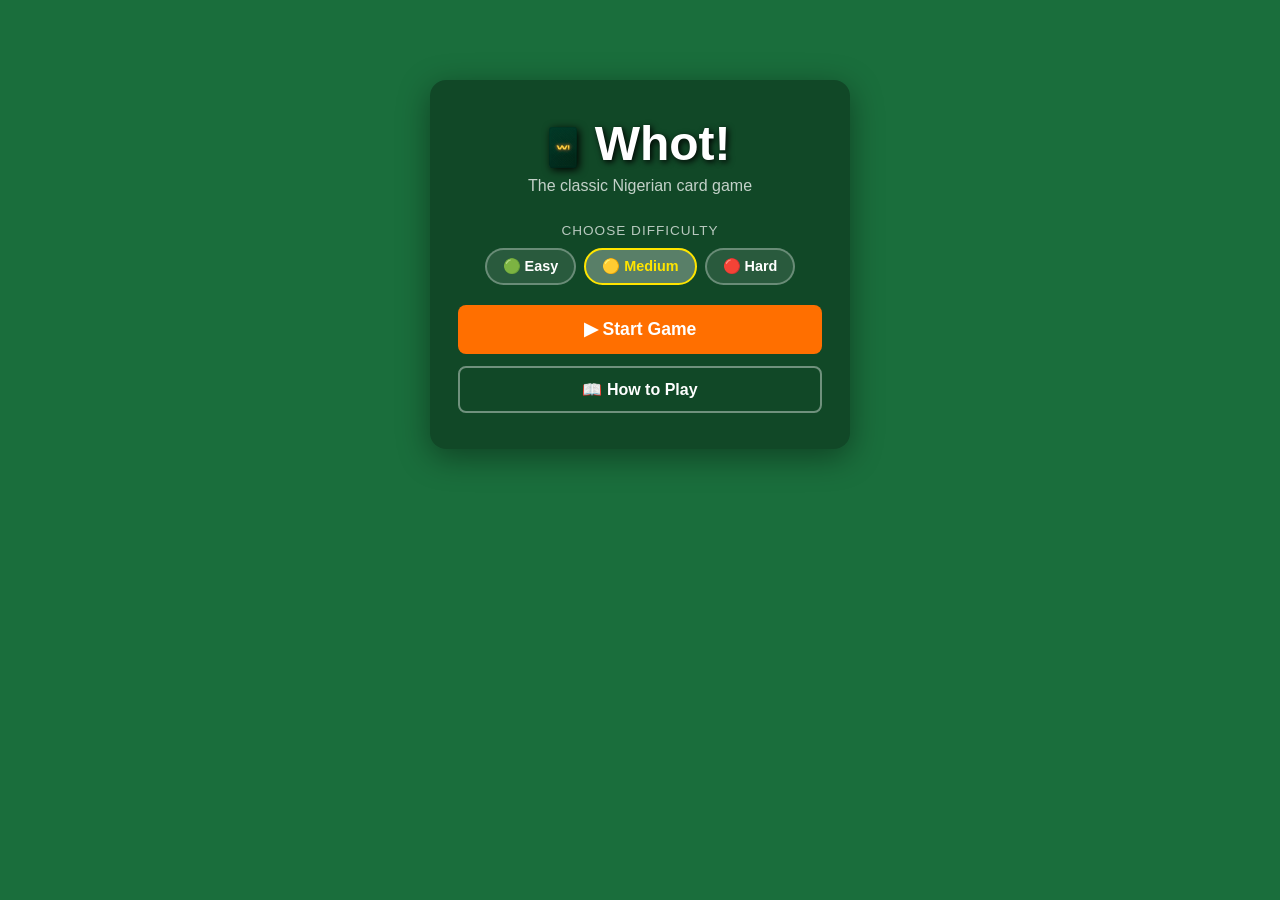
<file: index.html>
<!DOCTYPE html>
<html lang="en">
<head>
  <meta charset="UTF-8" />
  <meta name="viewport" content="width=device-width, initial-scale=1.0"/>
  <title>Whot Card Game</title>

  <!-- PWA -->
  <link rel="manifest" href="manifest.json" />
  <meta name="theme-color" content="#1a6e3c" />
  <meta name="mobile-web-app-capable" content="yes" />
  <meta name="apple-mobile-web-app-capable" content="yes" />
  <meta name="apple-mobile-web-app-status-bar-style" content="black-translucent" />
  <meta name="apple-mobile-web-app-title" content="Whot!" />
  <link rel="apple-touch-icon" href="icons/apple-touch-icon.png" />
  <link rel="icon" type="image/png" sizes="192x192" href="icons/icon-192.png" />

  <link rel="stylesheet" href="style.css" />
  <script async src="https://pagead2.googlesyndication.com/pagead/js/adsbygoogle.js?client=ca-pub-4648527771353773"
     crossorigin="anonymous"></script>
</head>
<body>

  <!-- ========== START SCREEN ========== -->
  <div id="start-screen">
    <div id="start-box">
      <h1><img src="resources/reverse.png" alt="" class="title-icon"> Whot!</h1>
      <p class="start-subtitle">The classic Nigerian card game</p>

      <div class="section-label">Choose Difficulty</div>
      <div id="start-difficulty" class="difficulty-group">
        <button class="diff-btn" data-diff="easy">🟢 Easy</button>
        <button class="diff-btn active" data-diff="medium">🟡 Medium</button>
        <button class="diff-btn" data-diff="hard">🔴 Hard</button>
      </div>

      <button id="start-btn" class="btn primary-btn">▶ Start Game</button>
      <button id="start-rules-btn" class="btn ghost-btn">📖 How to Play</button>
    </div>
  </div>

  <!-- ========== GAME SCREEN ========== -->
  <div id="app" style="display:none">
    <h1><img src="resources/reverse.png" alt="" class="title-icon"> Whot!</h1>

    <div id="info">
      <span id="cpu-count">CPU: 0 cards</span>
      <span id="deck-count">Deck: 0</span>
      <span id="turn-label">Your turn</span>
      <span id="diff-badge">🟡 Medium</span>
      <span id="turn-timer" style="display:none"></span>
    </div>

    <div id="action-bar">
      <div id="game-difficulty" class="difficulty-group small">
        <button class="diff-btn" data-diff="easy">🟢 Easy</button>
        <button class="diff-btn active" data-diff="medium">🟡 Medium</button>
        <button class="diff-btn" data-diff="hard">🔴 Hard</button>
      </div>
      <button id="rules-btn" class="btn ghost-btn small-btn">📖 Rules</button>
    </div>

    <div id="pile-area">
      <div id="top-card" class="card"></div>
      <button id="draw-btn" class="btn">Draw Card</button>
    </div>

    <div id="call-no-area" style="display:none">
      <p>WHOT! Choose a shape to call:</p>
      <div id="call-no-btns"></div>
    </div>

    <div id="player-hand" class="hand"></div>
    <div id="message"></div>

    <div id="end-actions" style="display:none">
      <button id="restart-btn" class="btn primary-btn">🔄 Play Again</button>
    </div>
  </div>

  <!-- ========== RULES MODAL ========== -->
  <div id="rules-modal" class="modal-backdrop" style="display:none">
    <div class="modal-box">
      <button id="close-rules" class="modal-close">✕</button>
      <h2>📖 How to Play Whot</h2>

      <h3>Objective</h3>
      <p>Be the first player to play all your cards.</p>

      <h3>On Your Turn</h3>
      <ul>
        <li>Play a card that matches the <strong>shape</strong> OR <strong>number</strong> of the top card on the pile.</li>
        <li>If you can't play, draw a card from the deck. You may then play the drawn card if it matches.</li>
      </ul>

      <h3>Special Cards</h3>
      <ul>
        <li><strong>WHOT (20):</strong> Wild card. Play on anything and call a shape for the next player to match.</li>
        <li><strong>Hold On (1):</strong> You get to play again immediately.</li>
        <li><strong>Pick Two (5):</strong> Your opponent must draw 2 cards.</li>
        <li><strong>Suspension (8):</strong> Your opponent loses their next turn, and you play again.</li>
        <li><strong>General Market (14):</strong> Your opponent must draw 1 card.</li>
      </ul>

      <h3>Tips</h3>
      <ul>
        <li>Highlighted cards (gold border) in your hand are playable.</li>
        <li>Click a card to play it.</li>
        <li>Click <strong>Draw Card</strong> if you have no playable cards.</li>
      </ul>
    </div>
  </div>

  <script src="game.js"></script>
  <script>
    if ('serviceWorker' in navigator) {
      window.addEventListener('load', () => {
        navigator.serviceWorker.register('./sw.js');
      });
    }
  </script>
</body>
</html>
</file>
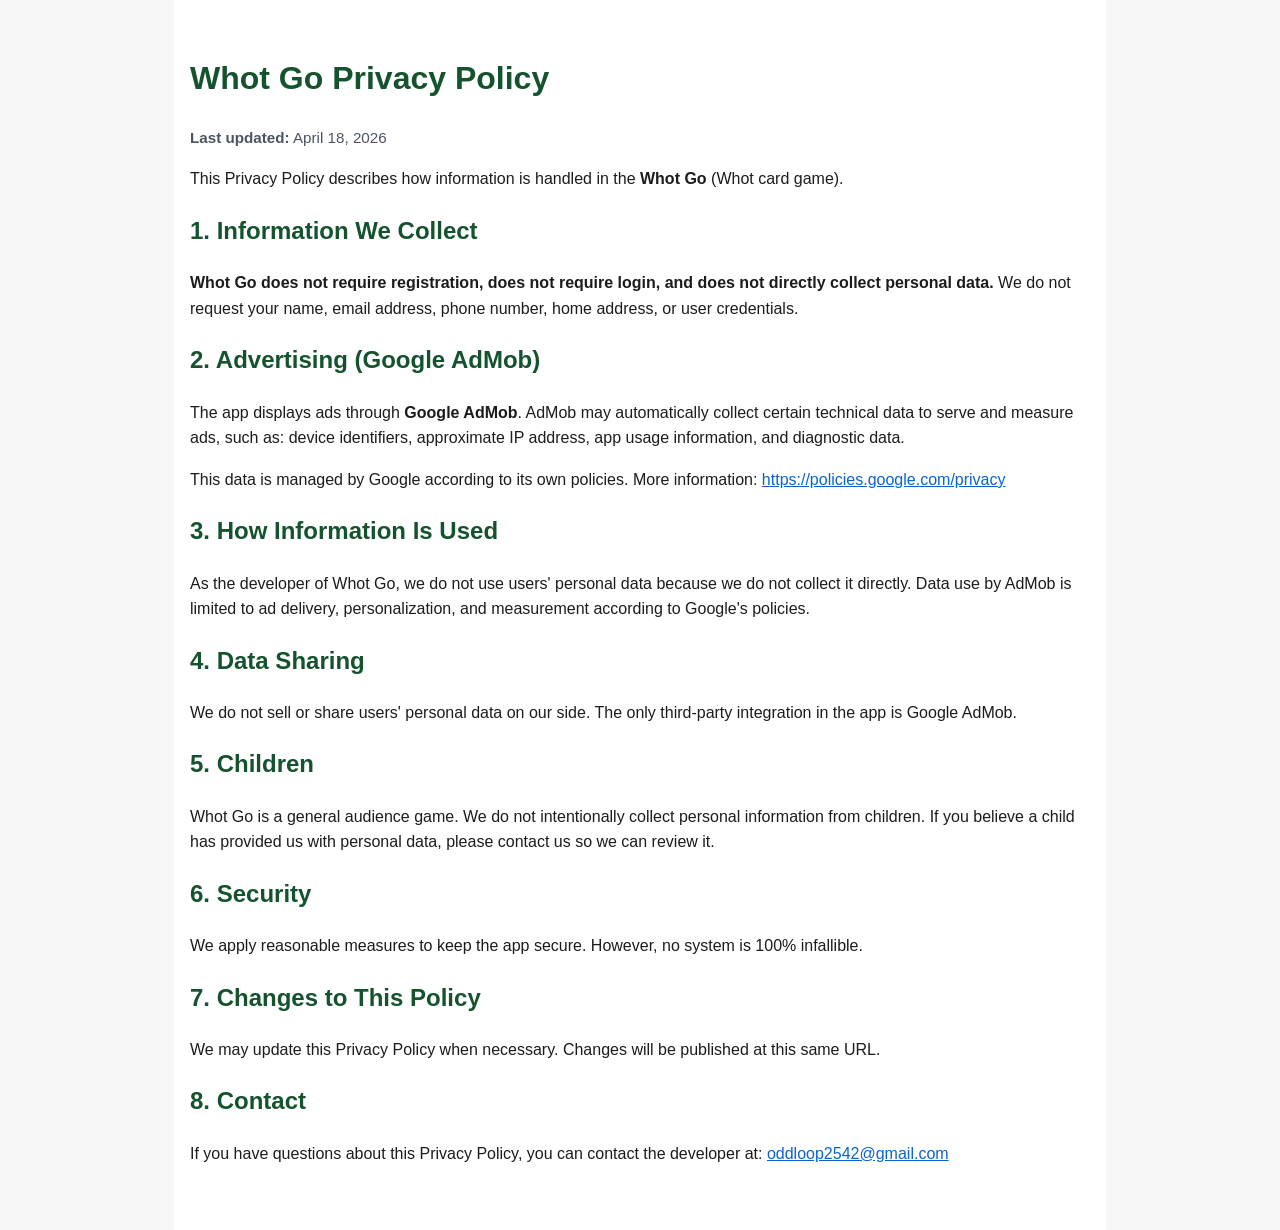
<file: privacy-policy/index.html>
<!DOCTYPE html>
<html lang="en">
<head>
  <meta charset="UTF-8" />
  <meta name="viewport" content="width=device-width, initial-scale=1.0" />
  <title>Privacy Policy - Whot Go</title>
  <meta name="description" content="Privacy Policy for Whot Go for Google Play publication." />
  <style>
    :root {
      color-scheme: light dark;
    }
    body {
      font-family: Arial, Helvetica, sans-serif;
      line-height: 1.6;
      margin: 0;
      padding: 0;
      background: #f7f7f7;
      color: #1c1c1c;
    }
    main {
      max-width: 900px;
      margin: 0 auto;
      padding: 2rem 1rem 3rem;
      background: #ffffff;
    }
    h1, h2 {
      color: #14532d;
    }
    a {
      color: #0b63ce;
    }
    .updated {
      font-size: 0.95rem;
      color: #4b5563;
    }
    @media (prefers-color-scheme: dark) {
      body {
        background: #0f172a;
        color: #f8fafc;
      }
      main {
        background: #111827;
      }
      h1, h2 {
        color: #86efac;
      }
      .updated {
        color: #cbd5e1;
      }
      a {
        color: #93c5fd;
      }
    }
  </style>
</head>
<body>
  <main>
    <h1>Whot Go Privacy Policy</h1>
    <p class="updated"><strong>Last updated:</strong> April 18, 2026</p>

    <p>
      This Privacy Policy describes how information is handled in the
      <strong>Whot Go</strong> (Whot card game).
    </p>

    <h2>1. Information We Collect</h2>
    <p>
      <strong>Whot Go does not require registration, does not require login, and does not directly collect personal data.</strong>
      We do not request your name, email address, phone number, home address, or user credentials.
    </p>

    <h2>2. Advertising (Google AdMob)</h2>
    <p>
      The app displays ads through <strong>Google AdMob</strong>. AdMob may automatically collect certain technical data
      to serve and measure ads, such as: device identifiers, approximate IP address, app usage information,
      and diagnostic data.
    </p>
    <p>
      This data is managed by Google according to its own policies. More information:
      <a href="https://policies.google.com/privacy" target="_blank" rel="noopener noreferrer">https://policies.google.com/privacy</a>
    </p>

    <h2>3. How Information Is Used</h2>
    <p>
      As the developer of Whot Go, we do not use users' personal data because we do not collect it directly.
      Data use by AdMob is limited to ad delivery, personalization, and measurement according to Google's policies.
    </p>

    <h2>4. Data Sharing</h2>
    <p>
      We do not sell or share users' personal data on our side. The only third-party integration in the app is Google AdMob.
    </p>

    <h2>5. Children</h2>
    <p>
      Whot Go is a general audience game. We do not intentionally collect personal information from children.
      If you believe a child has provided us with personal data, please contact us so we can review it.
    </p>

    <h2>6. Security</h2>
    <p>
      We apply reasonable measures to keep the app secure. However, no system is 100% infallible.
    </p>

    <h2>7. Changes to This Policy</h2>
    <p>
      We may update this Privacy Policy when necessary. Changes will be published at this same URL.
    </p>

    <h2>8. Contact</h2>
    <p>
      If you have questions about this Privacy Policy, you can contact the developer at:
      <a href="mailto:oddloop2542@gmail.com">oddloop2542@gmail.com</a>
    </p>
  </main>
</body>
</html>
</file>
<file: style.css>
* { box-sizing: border-box; margin: 0; padding: 0; }

body {
  background: #1a6e3c;
  font-family: 'Segoe UI', sans-serif;
  color: #fff;
  min-height: 100vh;
  display: flex;
  justify-content: center;
  align-items: flex-start;
  padding: 20px;
}

/* ========== START SCREEN ========== */
#start-screen {
  width: 100%;
  max-width: 420px;
  margin: 60px auto 0;
  text-align: center;
}

#start-box {
  background: rgba(0,0,0,0.35);
  border-radius: 16px;
  padding: 36px 28px;
  box-shadow: 0 8px 32px rgba(0,0,0,0.4);
}

#start-box h1 {
  font-size: 3rem;
  margin-bottom: 6px;
  text-shadow: 2px 2px 6px #000;
}

.start-subtitle {
  font-size: 1rem;
  opacity: 0.75;
  margin-bottom: 28px;
}

.section-label {
  font-size: 0.85rem;
  text-transform: uppercase;
  letter-spacing: 1px;
  opacity: 0.7;
  margin-bottom: 10px;
}

/* ========== DIFFICULTY BUTTONS ========== */
.difficulty-group {
  display: flex;
  justify-content: center;
  gap: 8px;
  margin-bottom: 20px;
  flex-wrap: wrap;
}

.diff-btn {
  padding: 8px 16px;
  border-radius: 20px;
  border: 2px solid rgba(255,255,255,0.3);
  background: rgba(255,255,255,0.1);
  color: #fff;
  font-size: 0.9rem;
  font-weight: bold;
  cursor: pointer;
  transition: background 0.2s, border-color 0.2s;
}

.diff-btn:hover {
  background: rgba(255,255,255,0.2);
  border-color: rgba(255,255,255,0.6);
}

.diff-btn.active {
  background: rgba(255,255,255,0.3);
  border-color: #ffe500;
  color: #ffe500;
}

.difficulty-group.small .diff-btn {
  padding: 4px 10px;
  font-size: 0.75rem;
}

/* ========== BUTTONS ========== */
.btn {
  padding: 12px 22px;
  border-radius: 8px;
  background: #ff6f00;
  color: #fff;
  font-size: 1rem;
  font-weight: bold;
  cursor: pointer;
  border: none;
  transition: background 0.2s;
}
.btn:hover { background: #e65100; }
.btn:disabled { background: #777; cursor: not-allowed; }

.primary-btn {
  background: #ff6f00;
  display: block;
  width: 100%;
  margin-bottom: 12px;
  font-size: 1.1rem;
  padding: 14px;
}
.primary-btn:hover { background: #e65100; }

.ghost-btn {
  background: transparent;
  border: 2px solid rgba(255,255,255,0.4);
  color: #fff;
  display: block;
  width: 100%;
}
.ghost-btn:hover { background: rgba(255,255,255,0.1); }

.small-btn {
  padding: 5px 12px;
  font-size: 0.85rem;
  width: auto;
  display: inline-block;
}

/* ========== GAME SCREEN ========== */
#app {
  width: 100%;
  max-width: 700px;
  text-align: center;
}

h1 { font-size: 2.5rem; margin-bottom: 12px; text-shadow: 2px 2px 4px #000; }

.title-icon {
  height: 0.85em;
  width: auto;
  vertical-align: middle;
  margin-right: 4px;
  filter: drop-shadow(2px 2px 4px #000);
}

#turn-timer {
  font-size: 0.95rem;
  font-weight: bold;
  padding: 2px 10px;
  border-radius: 12px;
  background: rgba(0,0,0,0.3);
  transition: color 0.3s;
}

#info {
  display: flex;
  justify-content: space-around;
  align-items: center;
  flex-wrap: wrap;
  gap: 6px;
  background: rgba(0,0,0,0.3);
  border-radius: 10px;
  padding: 8px;
  margin-bottom: 10px;
  font-size: 1rem;
}

#action-bar {
  display: flex;
  justify-content: space-between;
  align-items: center;
  margin-bottom: 14px;
  gap: 8px;
  flex-wrap: wrap;
}

#action-bar .difficulty-group {
  margin-bottom: 0;
}

#pile-area {
  display: flex;
  justify-content: center;
  align-items: center;
  gap: 24px;
  margin-bottom: 20px;
}

/* ========== CARDS ========== */
.card {
  width: 80px;
  height: 110px;
  border-radius: 10px;
  cursor: pointer;
  border: 3px solid #fff;
  transition: transform 0.15s;
  user-select: none;
  background-color: #fff;
  background-size: contain;
  background-repeat: no-repeat;
  background-position: center;
  box-shadow: 2px 4px 8px rgba(0,0,0,0.4);
  position: relative;
}

.card:hover { transform: scale(1.08); }

.card.circle   { background-image: url('resources/circle.png'); }
.card.triangle { background-image: url('resources/triangle.png'); }
.card.cross    { background-image: url('resources/cross.png'); }
.card.square   { background-image: url('resources/square.png'); }
.card.star     { background-image: url('resources/star.png'); }
.card.whot     { background-image: url('resources/whot.png'); }

.card.playable { border-color: #ffe500; box-shadow: 0 0 12px #ffe500; }

.card-corner {
  position: absolute;
  font-size: 0.75rem;
  font-weight: 900;
  line-height: 1;
  color: #111;
  text-shadow: 0 0 3px #fff, 0 0 3px #fff;
}

.card-corner.top-left {
  top: 4px;
  left: 5px;
}

.card-corner.bottom-right {
  bottom: 4px;
  right: 5px;
  transform: rotate(180deg);
}

.card.whot .card-corner {
  color: #fff;
  text-shadow: 0 0 3px #000, 0 0 3px #000;
}

.card-called {
  position: absolute;
  bottom: 18px;
  left: 0;
  right: 0;
  text-align: center;
  font-size: 0.6rem;
  font-weight: bold;
  color: #1565c0;
  text-shadow: 0 0 2px #fff, 0 0 2px #fff;
  pointer-events: none;
}

/* ========== HAND ========== */
.hand {
  display: flex;
  flex-wrap: wrap;
  justify-content: center;
  gap: 8px;
  min-height: 130px;
  background: rgba(0,0,0,0.2);
  border-radius: 12px;
  padding: 12px;
  margin-bottom: 16px;
}

#message {
  font-size: 1.2rem;
  min-height: 1.5rem;
  margin-bottom: 10px;
  color: #ffe500;
  font-weight: bold;
}

#call-no-area {
  background: rgba(0,0,0,0.5);
  padding: 14px;
  border-radius: 10px;
  margin-bottom: 16px;
}

#call-no-btns { display: flex; justify-content: center; gap: 10px; flex-wrap: wrap; margin-top: 10px; }

#turn-label {
  font-weight: bold;
  color: #ffe500;
}

#diff-badge {
  font-size: 0.85rem;
  font-weight: bold;
  padding: 2px 10px;
  border-radius: 12px;
  background: rgba(255,255,255,0.15);
}

#end-actions {
  margin-top: 8px;
}

/* ========== RULES MODAL ========== */
.modal-backdrop {
  position: fixed;
  inset: 0;
  background: rgba(0,0,0,0.65);
  display: flex;
  justify-content: center;
  align-items: flex-start;
  padding: 30px 16px;
  z-index: 1000;
  overflow-y: auto;
}

.modal-box {
  background: #1a6e3c;
  border: 2px solid rgba(255,255,255,0.3);
  border-radius: 14px;
  padding: 28px 28px 24px;
  max-width: 520px;
  width: 100%;
  position: relative;
  box-shadow: 0 8px 40px rgba(0,0,0,0.6);
  color: #fff;
  text-align: left;
}

.modal-box h2 {
  font-size: 1.5rem;
  margin-bottom: 18px;
  text-align: center;
  text-shadow: 1px 1px 4px #000;
}

.modal-box h3 {
  font-size: 1rem;
  color: #ffe500;
  margin: 16px 0 6px;
  text-transform: uppercase;
  letter-spacing: 0.5px;
}

.modal-box p,
.modal-box li {
  font-size: 0.95rem;
  line-height: 1.55;
  opacity: 0.92;
}

.modal-box ul {
  padding-left: 18px;
}

.modal-box li {
  margin-bottom: 6px;
}

.modal-close {
  position: absolute;
  top: 12px;
  right: 14px;
  background: rgba(255,255,255,0.15);
  border: none;
  color: #fff;
  font-size: 1.1rem;
  font-weight: bold;
  width: 30px;
  height: 30px;
  border-radius: 50%;
  cursor: pointer;
  display: flex;
  align-items: center;
  justify-content: center;
  transition: background 0.2s;
}

.modal-close:hover { background: rgba(255,255,255,0.3); }
</file>
